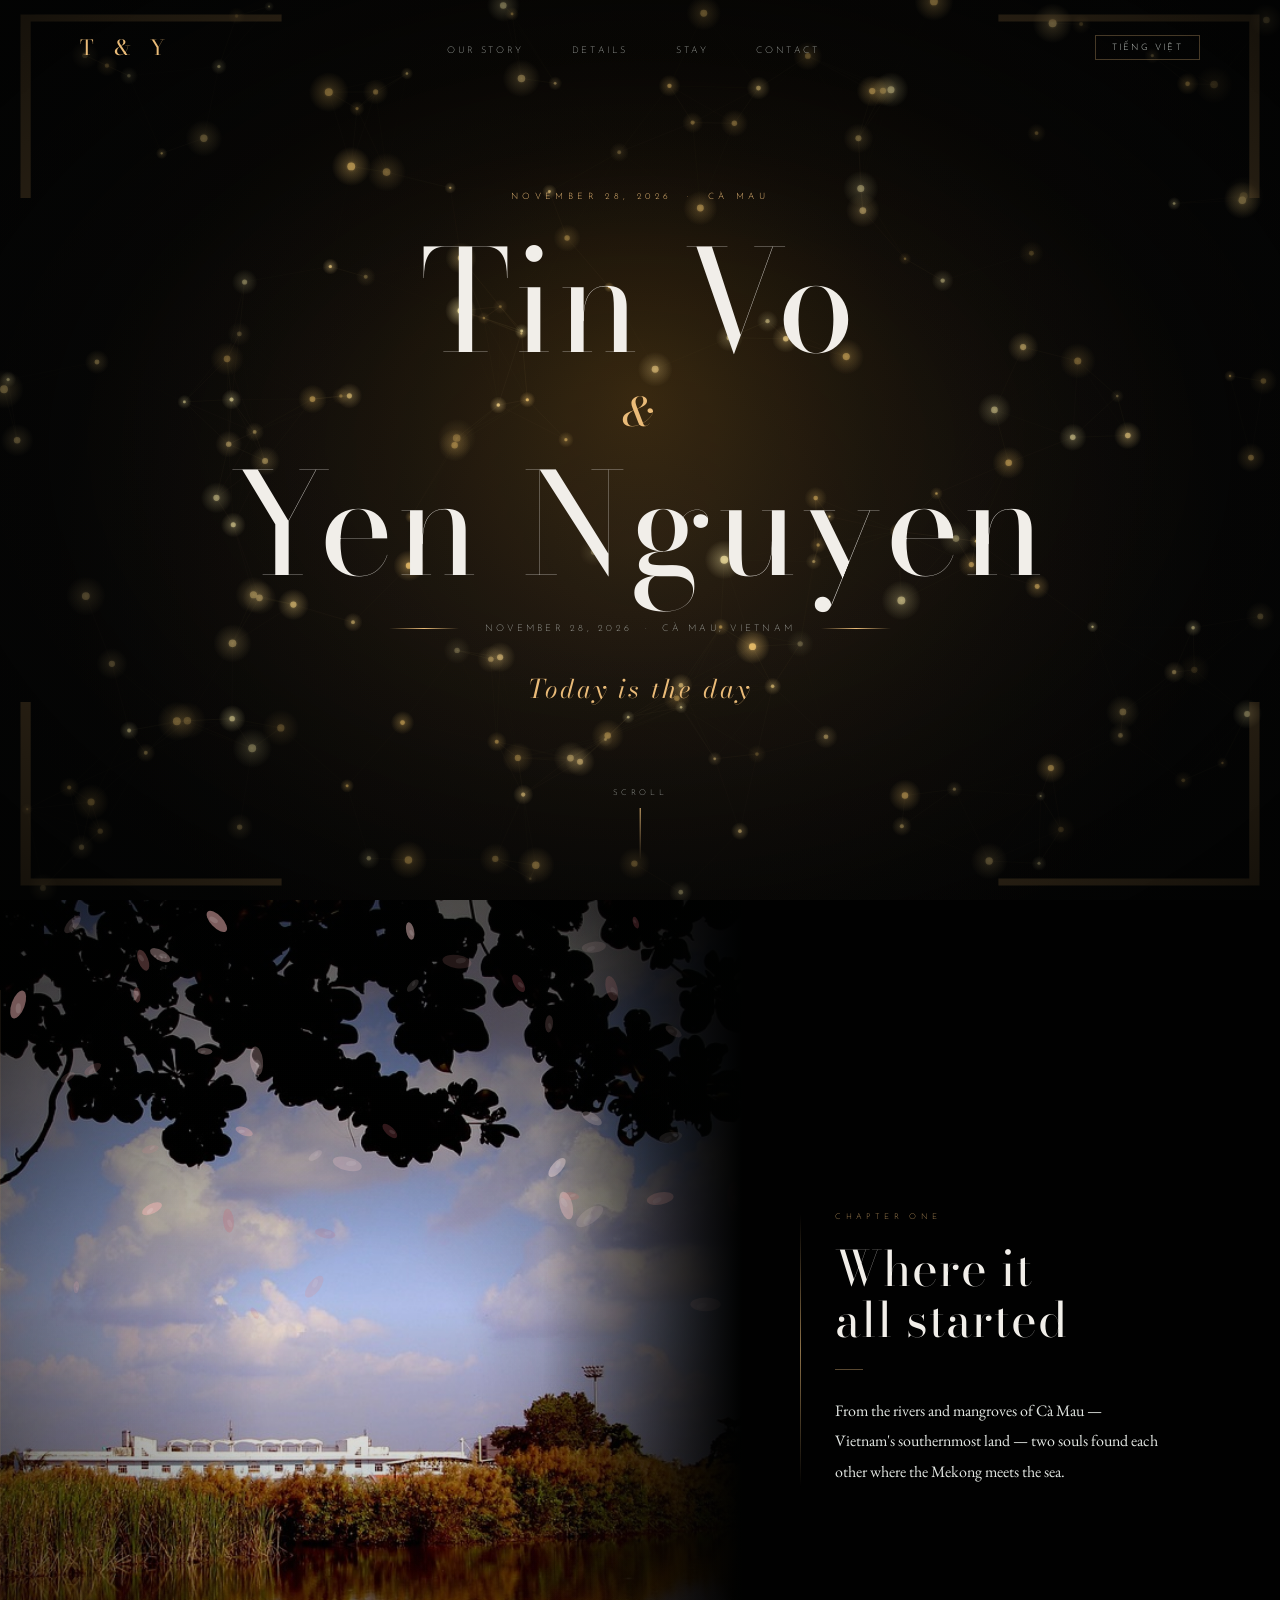
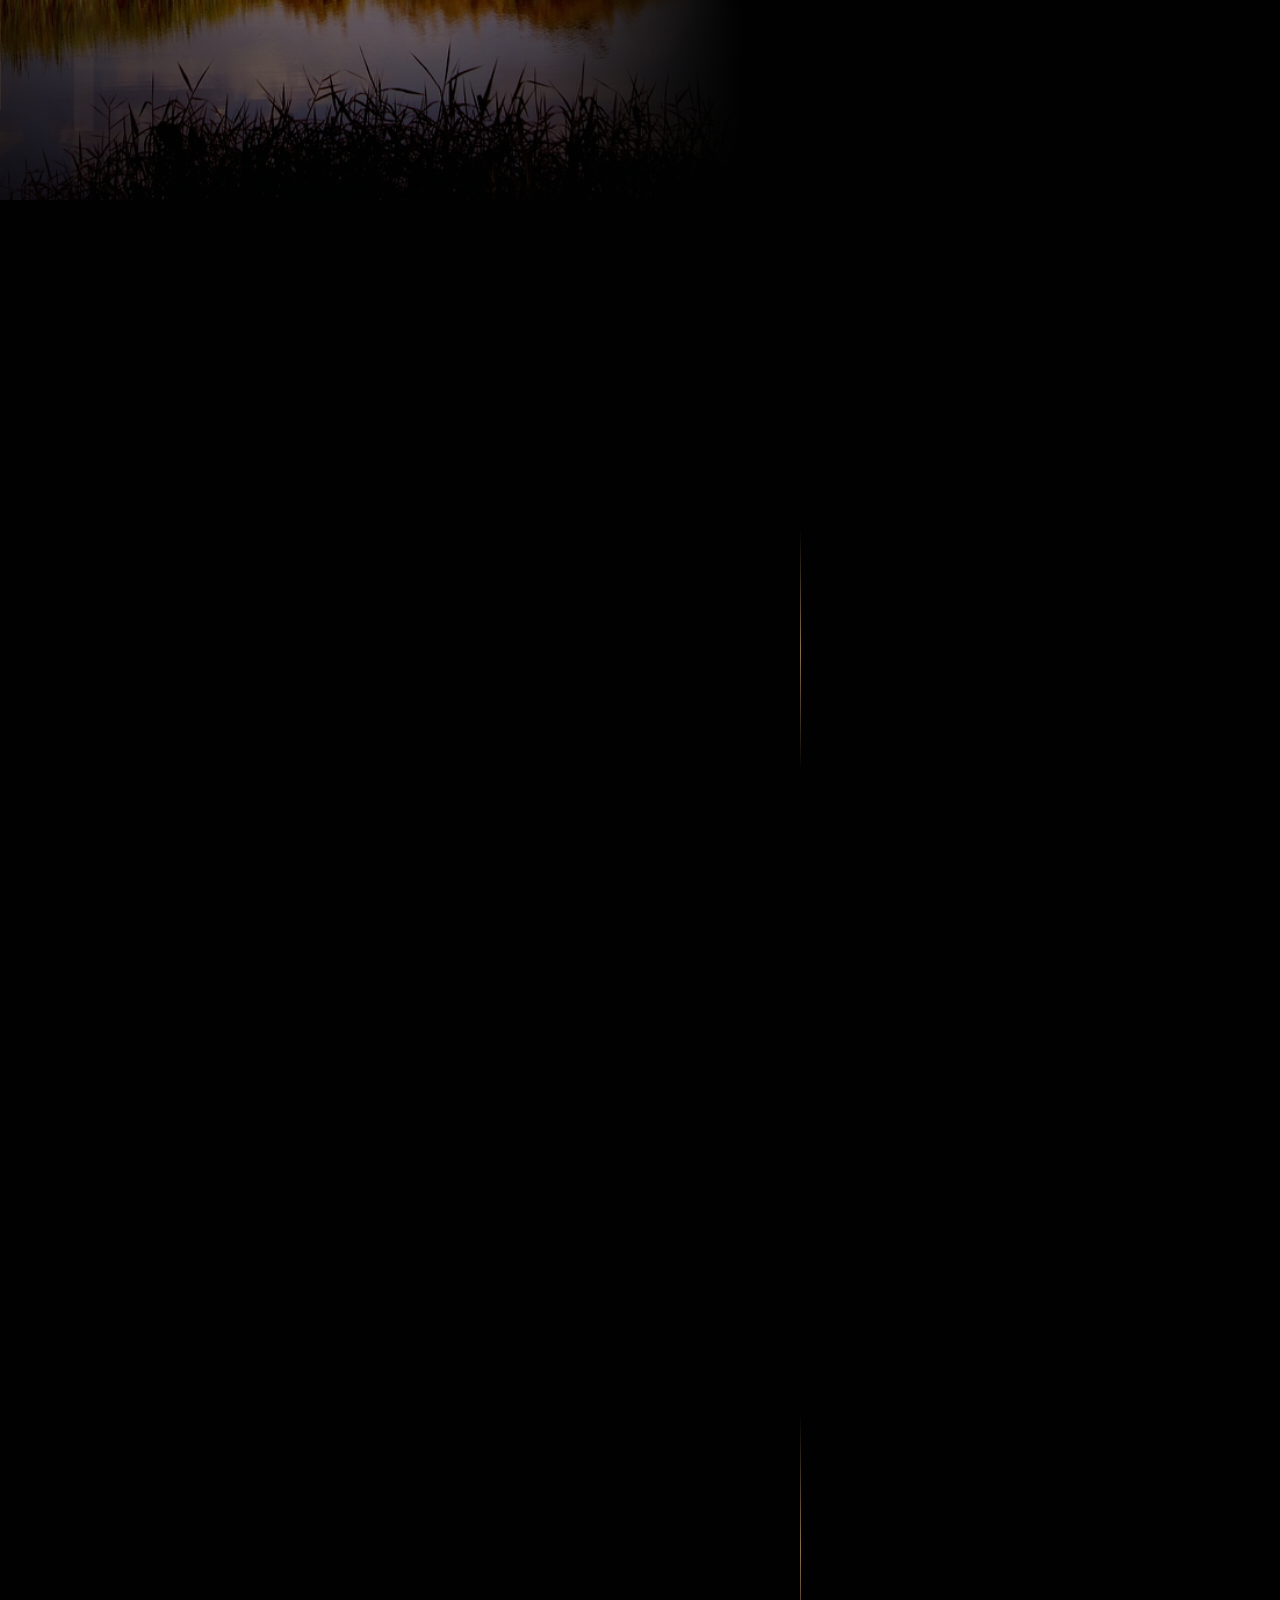
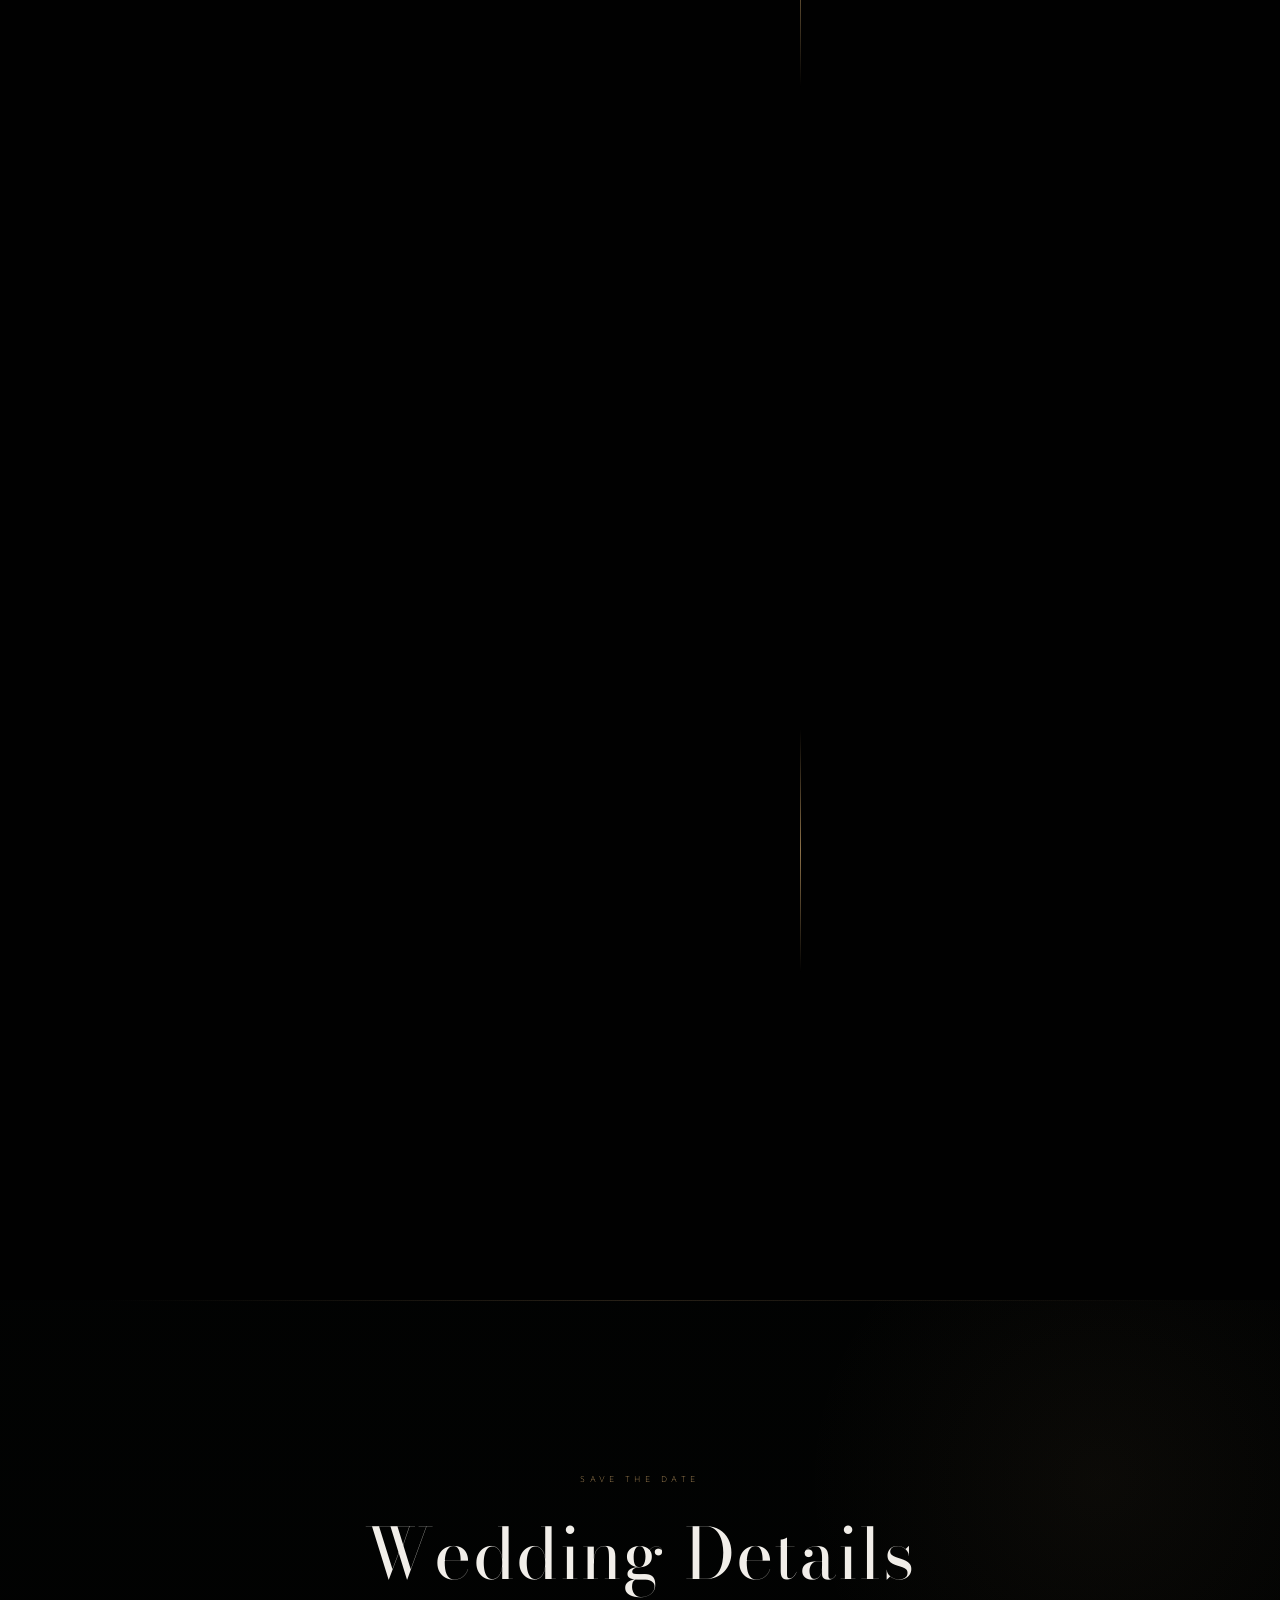
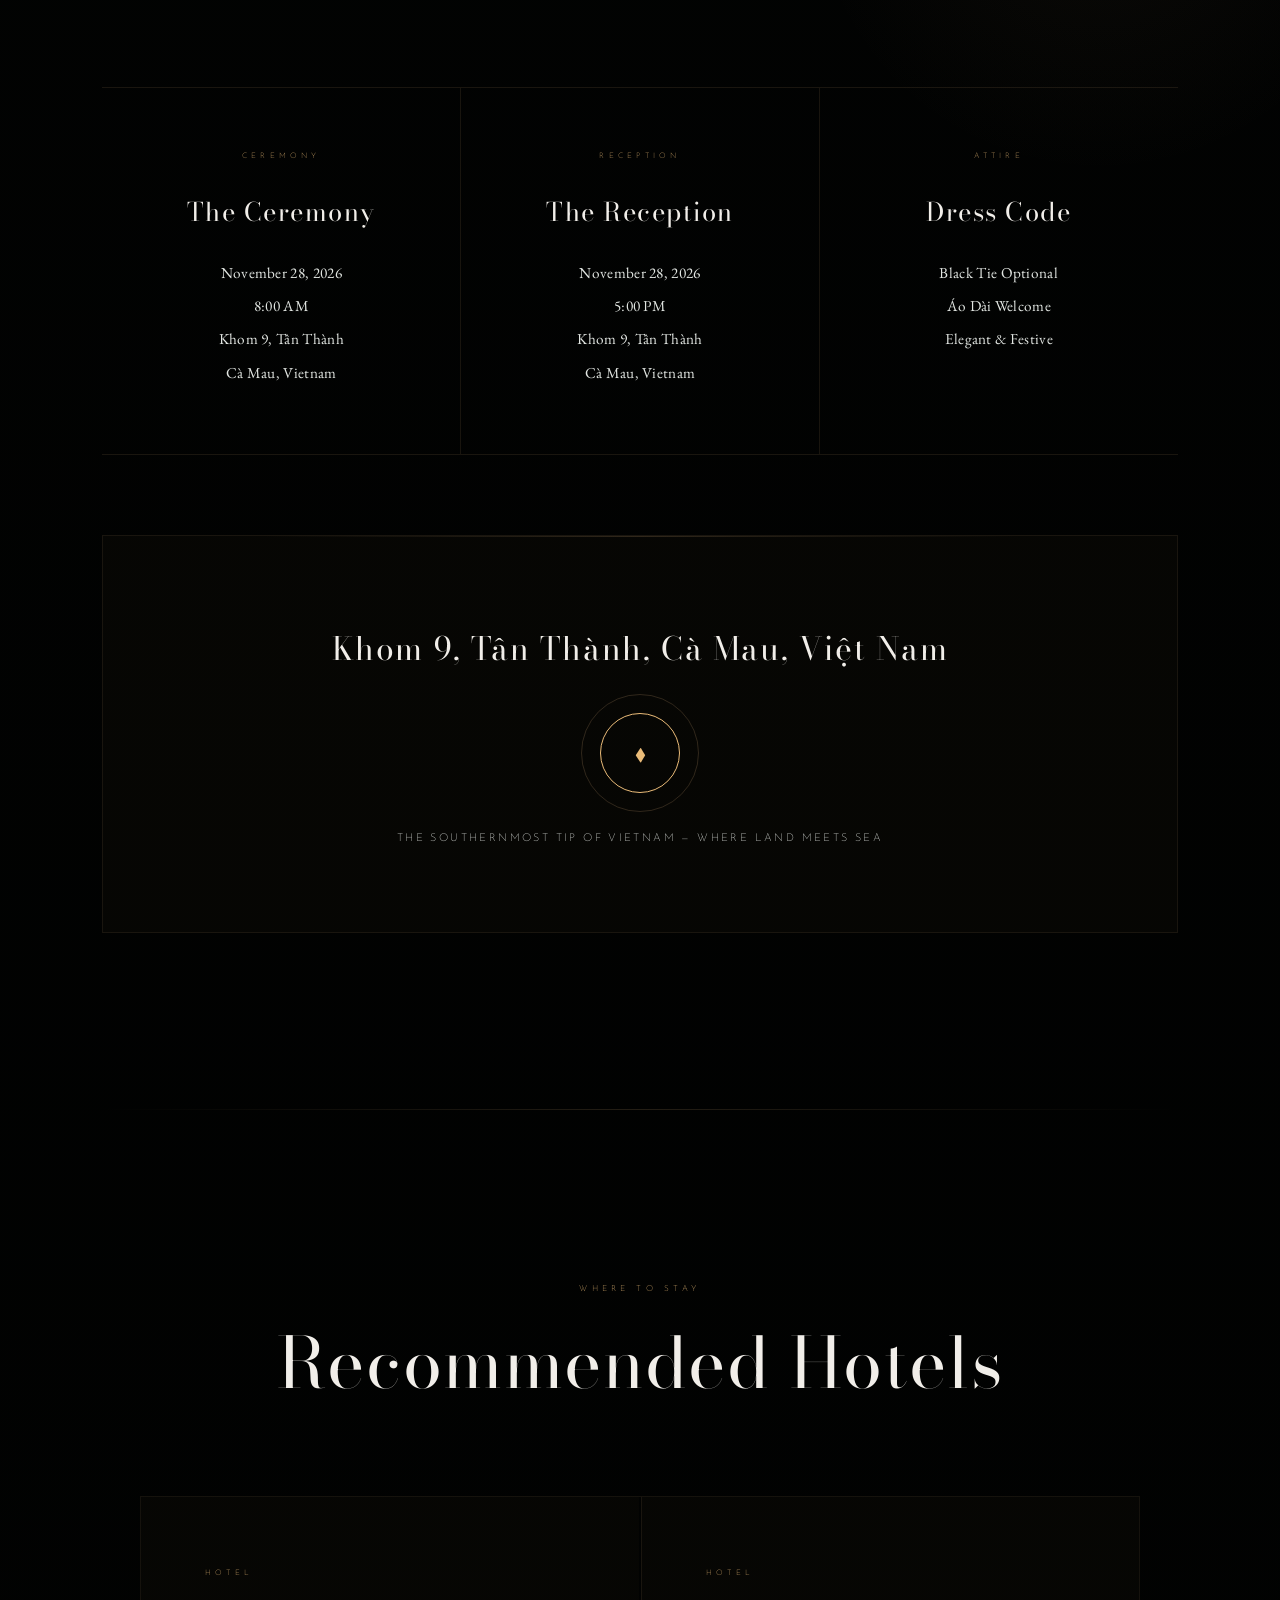
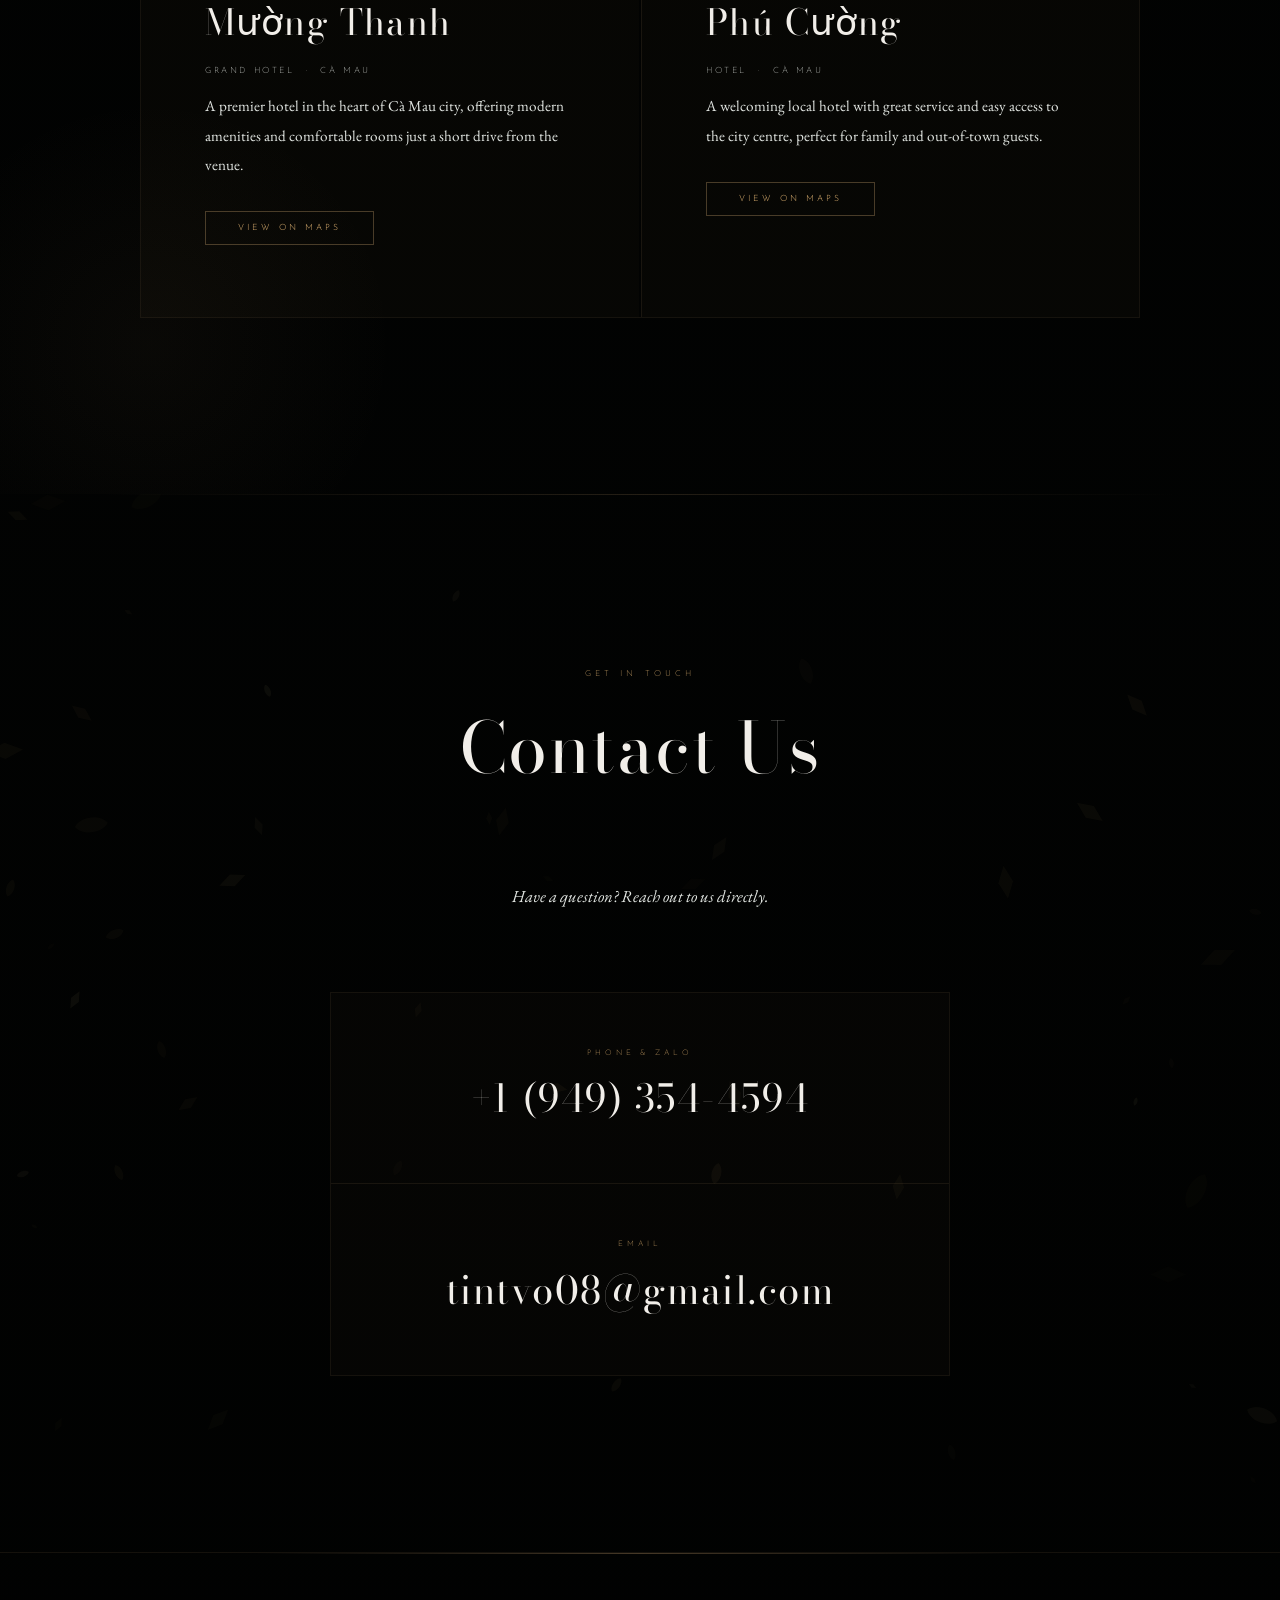
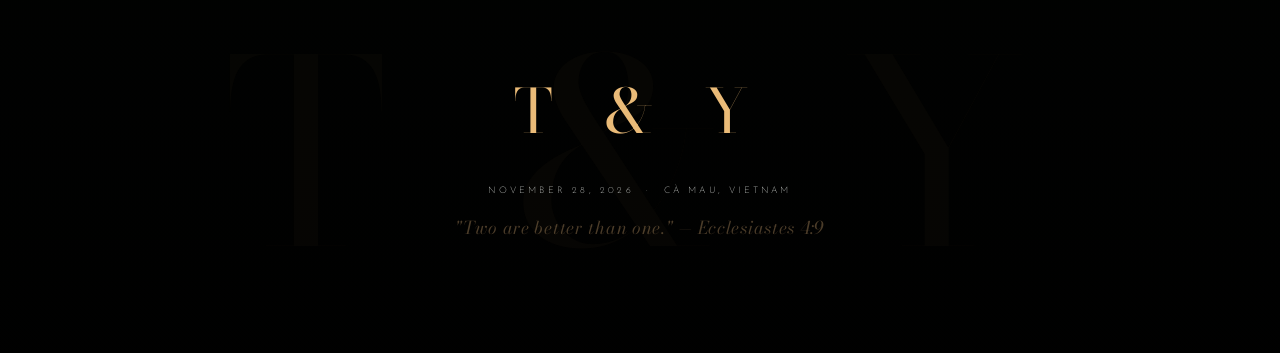
<file: wedding/index.html>
<!DOCTYPE html>
<html lang="en">
<head>
  <meta charset="UTF-8" />
  <meta name="viewport" content="width=device-width, initial-scale=1.0" />
  <title>Tin Vo & Yen Nguyen — November 28, 2026</title>
  <link rel="preconnect" href="https://fonts.googleapis.com" />
  <link rel="preconnect" href="https://fonts.gstatic.com" crossorigin />
  <link href="https://fonts.googleapis.com/css2?family=Bodoni+Moda:ital,opsz,wght@0,6..96,300;0,6..96,400;0,6..96,500;1,6..96,300;1,6..96,400&family=EB+Garamond:ital,wght@0,300;0,400;1,300;1,400&family=Josefin+Sans:wght@100;200;300;400&display=swap" rel="stylesheet" />
  <link rel="stylesheet" href="style.css" />
</head>
<body>

  <!-- CINEMATIC INTRO -->
  <div class="intro-overlay" id="intro-overlay">
    <div class="intro-inner">
      <div class="intro-line intro-line--top"></div>
      <p class="intro-place">Cà Mau · Vietnam · 2026</p>
      <div class="intro-names-wrap">
        <span class="intro-name" id="intro-tin">Tin</span>
        <span class="intro-amp">&amp;</span>
        <span class="intro-name" id="intro-yen">Yen</span>
      </div>
      <div class="intro-line intro-line--bot"></div>
      <p class="intro-date">November 28</p>
    </div>
  </div>

  <!-- SCROLL PROGRESS -->
  <div class="scroll-progress" aria-hidden="true">
    <div class="scroll-progress-fill" id="scroll-progress-fill"></div>
  </div>

  <!-- TICKER (mobile only) -->
  <div class="ticker-wrap" aria-hidden="true">
    <div class="ticker-track" id="ticker-track">
      <span class="ticker-item">Tin &amp; Yen</span><span class="ticker-sep">·</span>
      <span class="ticker-item">November 28 · 2026</span><span class="ticker-sep">·</span>
      <span class="ticker-item">Cà Mau · Việt Nam</span><span class="ticker-sep">·</span>
      <span class="ticker-item">Tin &amp; Yen</span><span class="ticker-sep">·</span>
      <span class="ticker-item">November 28 · 2026</span><span class="ticker-sep">·</span>
      <span class="ticker-item">Cà Mau · Việt Nam</span><span class="ticker-sep">·</span>
      <span class="ticker-item">Tin &amp; Yen</span><span class="ticker-sep">·</span>
      <span class="ticker-item">November 28 · 2026</span><span class="ticker-sep">·</span>
      <span class="ticker-item">Cà Mau · Việt Nam</span><span class="ticker-sep">·</span>
      <span class="ticker-item">Tin &amp; Yen</span><span class="ticker-sep">·</span>
      <span class="ticker-item">November 28 · 2026</span><span class="ticker-sep">·</span>
      <span class="ticker-item">Cà Mau · Việt Nam</span><span class="ticker-sep">·</span>
    </div>
  </div>

  <!-- CUSTOM CURSOR -->
  <div class="cursor-dot" id="cursor-dot"></div>
  <div class="cursor-ring" id="cursor-ring"></div>

  <!-- NAV -->
  <nav id="nav">
    <div class="nav-logo">T &amp; Y</div>
    <ul class="nav-links">
      <li><a href="#story" data-i18n="nav.story">Our Story</a></li>
      <li><a href="#details" data-i18n="nav.details">Details</a></li>
      <li><a href="#stay" data-i18n="nav.stay">Stay</a></li>
      <li><a href="#rsvp" data-i18n="nav.contact">Contact</a></li>
    </ul>
    <button class="lang-toggle" id="lang-toggle" aria-label="Switch language">Tiếng Việt</button>
  </nav>

  <!-- HERO -->
  <section id="hero">
    <canvas id="hero-canvas"></canvas>

    <!-- Corner ornament lines -->
    <div class="hero-ornament" aria-hidden="true">
      <svg viewBox="0 0 100 100" preserveAspectRatio="none">
        <!-- top-left -->
        <polyline class="ornament-tl" points="2,22 2,2 22,2"/>
        <!-- top-right -->
        <polyline class="ornament-tr" points="78,2 98,2 98,22"/>
        <!-- bottom-left -->
        <polyline class="ornament-bl" points="2,78 2,98 22,98"/>
        <!-- bottom-right -->
        <polyline class="ornament-br" points="78,98 98,98 98,78"/>
      </svg>
    </div>

    <div class="hero-content">
      <p class="hero-eyebrow" data-i18n="hero.eyebrow">November 28, 2026 &nbsp;·&nbsp; Cà Mau</p>
      <h1 class="hero-names">
        <span class="name-tin">Tin Vo</span>
        <span class="hero-amp">&amp;</span>
        <span class="name-yen">Yen Nguyen</span>
      </h1>
      <div class="hero-date-wrap">
        <span class="hero-line"></span>
        <p class="hero-date" data-i18n="hero.date">November 28, 2026 &nbsp;·&nbsp; Cà Mau, Vietnam</p>
        <span class="hero-line"></span>
      </div>
      <div class="countdown" id="countdown">
        <div class="cd-block" data-unit="days" data-max="520">
          <svg class="cd-ring-svg" width="80" height="80" viewBox="0 0 80 80" aria-hidden="true">
            <circle class="cd-ring-circle" id="ring-days" cx="40" cy="40" r="36" stroke-dasharray="226" stroke-dashoffset="226"/>
          </svg>
          <span id="cd-days">000</span><label data-i18n="hero.days">Days</label>
        </div>
        <div class="cd-dot">·</div>
        <div class="cd-block" data-unit="hours" data-max="24">
          <svg class="cd-ring-svg" width="80" height="80" viewBox="0 0 80 80" aria-hidden="true">
            <circle class="cd-ring-circle" id="ring-hours" cx="40" cy="40" r="36" stroke-dasharray="226" stroke-dashoffset="226"/>
          </svg>
          <span id="cd-hours">00</span><label data-i18n="hero.hours">Hours</label>
        </div>
        <div class="cd-dot">·</div>
        <div class="cd-block" data-unit="mins" data-max="60">
          <svg class="cd-ring-svg" width="80" height="80" viewBox="0 0 80 80" aria-hidden="true">
            <circle class="cd-ring-circle" id="ring-mins" cx="40" cy="40" r="36" stroke-dasharray="226" stroke-dashoffset="226"/>
          </svg>
          <span id="cd-mins">00</span><label data-i18n="hero.mins">Minutes</label>
        </div>
        <div class="cd-dot">·</div>
        <div class="cd-block" data-unit="secs" data-max="60">
          <svg class="cd-ring-svg" width="80" height="80" viewBox="0 0 80 80" aria-hidden="true">
            <circle class="cd-ring-circle" id="ring-secs" cx="40" cy="40" r="36" stroke-dasharray="226" stroke-dashoffset="226"/>
          </svg>
          <span id="cd-secs">00</span><label data-i18n="hero.secs">Seconds</label>
        </div>
      </div>
    </div>
    <div class="scroll-hint">
      <span data-i18n="hero.scroll">Scroll</span>
      <div class="scroll-arrow"></div>
    </div>
  </section>

  <!-- SCROLLYTELLING STORY -->
  <section id="story" class="scrolly-section">
    <div class="scrolly-sticky">
      <div class="scrolly-visual" id="scrolly-visual">

        <div class="scrolly-frame active" data-frame="0">
          <div class="scene-bg" style="background-image:url('images/chapter1.jpg'); background-color:#0a1208; background-position:center; background-size:cover;"></div>
          <div class="scene-overlay scene-overlay--0"></div>
          <canvas class="scene-fx-canvas" data-fx="petals"></canvas>
          <div class="scene-num-bg">I</div>
        </div>

        <div class="scrolly-frame" data-frame="1">
          <div class="scene-bg" style="background-image:url('images/chapter2.jpg'); background-color:#0a0808;"></div>
          <div class="scene-overlay scene-overlay--1"></div>
          <canvas class="scene-fx-canvas" data-fx="bokeh"></canvas>
          <div class="scene-num-bg">II</div>
        </div>

        <div class="scrolly-frame" data-frame="2">
          <div class="scene-bg" style="background-image:url('images/chapter3.jpg'); background-color:#060510;"></div>
          <div class="scene-overlay scene-overlay--2"></div>
          <canvas class="scene-fx-canvas" data-fx="embers"></canvas>
          <div class="scene-num-bg">III</div>
        </div>

        <div class="scrolly-frame" data-frame="3">
          <div class="scene-bg" style="background-image:url('images/chapter4.jpg'); background-color:#100508;"></div>
          <div class="scene-overlay scene-overlay--3"></div>
          <canvas class="scene-fx-canvas" data-fx="confetti"></canvas>
          <div class="scene-num-bg">IV</div>
        </div>

      </div>
      <!-- vertical progress bar -->
      <div class="story-progress"><div class="story-progress-fill" id="story-progress-fill"></div></div>
    </div>

    <div class="scrolly-steps">
      <div class="scrolly-step" data-step="0">
        <div class="scrolly-step-glow"></div>
        <div class="step-card">
          <span class="step-label" data-i18n="story.ch1.label">Chapter One</span>
          <h2 data-i18n="story.ch1.title">Where it<br>all started</h2>
          <div class="step-divider"></div>
          <p data-i18n="story.ch1.text">From the rivers and mangroves of Cà Mau — Vietnam's southernmost land — two souls found each other where the Mekong meets the sea.</p>
        </div>
      </div>
      <div class="scrolly-step" data-step="1">
        <div class="scrolly-step-glow"></div>
        <div class="step-card">
          <span class="step-label" data-i18n="story.ch2.label">Chapter Two</span>
          <h2 data-i18n="story.ch2.title">Growing<br>together</h2>
          <div class="step-divider"></div>
          <p data-i18n="story.ch2.text">Through every season, every distance, every challenge — they chose each other, again and again.</p>
        </div>
      </div>
      <div class="scrolly-step" data-step="2">
        <div class="scrolly-step-glow"></div>
        <div class="step-card">
          <span class="step-label" data-i18n="story.ch3.label">Chapter Three</span>
          <h2 data-i18n="story.ch3.title">He asked.<br>She said yes.</h2>
          <div class="step-divider"></div>
          <p data-i18n="story.ch3.text">Under the stars of Cà Mau, with trembling hands and a heart full of love, the question that changed everything was asked.</p>
        </div>
      </div>
      <div class="scrolly-step" data-step="3">
        <div class="scrolly-step-glow"></div>
        <div class="step-card">
          <span class="step-label" data-i18n="story.ch4.label">Chapter Four</span>
          <h2 data-i18n="story.ch4.title">November<br>28, 2026</h2>
          <div class="step-divider"></div>
          <p data-i18n="story.ch4.text">Now they invite their most beloved family and friends to witness the beginning of their forever.</p>
        </div>
      </div>
    </div>
  </section>

  <!-- DETAILS -->
  <section id="details" class="details-section">
    <div class="details-header">
      <p class="section-eyebrow" data-i18n="details.eyebrow">Save the Date</p>
      <h2 class="section-title" data-i18n="details.title">Wedding Details</h2>
    </div>
    <div class="details-grid">
      <div class="detail-card" data-reveal>
        <div class="detail-icon" data-i18n="details.ceremony.icon">Ceremony</div>
        <h3 data-i18n="details.ceremony.h3">The Ceremony</h3>
        <p data-i18n="details.ceremony.date">November 28, 2026</p>
        <p data-i18n="details.ceremony.time">8:00 AM</p>
        <p data-i18n="details.ceremony.addr1">Khom 9, Tân Thành</p>
        <p data-i18n="details.ceremony.addr2">Cà Mau, Vietnam</p>
      </div>
      <div class="details-divider" aria-hidden="true"></div>
      <div class="detail-card" data-reveal>
        <div class="detail-icon" data-i18n="details.reception.icon">Reception</div>
        <h3 data-i18n="details.reception.h3">The Reception</h3>
        <p data-i18n="details.reception.date">November 28, 2026</p>
        <p data-i18n="details.reception.time">5:00 PM</p>
        <p data-i18n="details.reception.addr1">Khom 9, Tân Thành</p>
        <p data-i18n="details.reception.addr2">Cà Mau, Vietnam</p>
      </div>
      <div class="details-divider" aria-hidden="true"></div>
      <div class="detail-card" data-reveal>
        <div class="detail-icon" data-i18n="details.attire.icon">Attire</div>
        <h3 data-i18n="details.attire.h3">Dress Code</h3>
        <p data-i18n="details.attire.p1">Black Tie Optional</p>
        <p data-i18n="details.attire.p2">Áo Dài Welcome</p>
        <p data-i18n="details.attire.p3">Elegant &amp; Festive</p>
      </div>
    </div>
    <div class="map-container" data-reveal>
      <div class="map-label" data-i18n="details.map.label">Khom 9, Tân Thành, Cà Mau, Việt Nam</div>
      <div class="map-pin-wrapper">
        <div class="map-ripple"></div>
        <div class="map-pin">&#9670;</div>
      </div>
      <p class="map-caption" data-i18n="details.map.caption">The southernmost tip of Vietnam — where land meets sea</p>
    </div>
  </section>

  <!-- ACCOMMODATIONS -->
  <section id="stay" class="stay-section">
    <div class="stay-header">
      <p class="section-eyebrow" data-i18n="stay.eyebrow">Where to Stay</p>
      <h2 class="section-title" data-i18n="stay.title">Recommended Hotels</h2>
    </div>
    <div class="stay-grid">
      <div class="stay-card" data-reveal>
        <div class="stay-icon">Hotel</div>
        <h3>Mường Thanh</h3>
        <p class="stay-tagline" data-i18n="stay.hotel1.tagline">Grand Hotel &nbsp;·&nbsp; Cà Mau</p>
        <p class="stay-desc" data-i18n="stay.hotel1.desc">A premier hotel in the heart of Cà Mau city, offering modern amenities and comfortable rooms just a short drive from the venue.</p>
        <a class="stay-btn" href="https://share.google/hdz6XP54r6I6NpYth" target="_blank" rel="noopener" data-i18n="stay.hotel1.btn">View on Maps</a>
      </div>
      <div class="stay-card" data-reveal>
        <div class="stay-icon">Hotel</div>
        <h3>Phú Cường</h3>
        <p class="stay-tagline" data-i18n="stay.hotel2.tagline">Hotel &nbsp;·&nbsp; Cà Mau</p>
        <p class="stay-desc" data-i18n="stay.hotel2.desc">A welcoming local hotel with great service and easy access to the city centre, perfect for family and out-of-town guests.</p>
        <a class="stay-btn" href="https://share.google/fudF6NAGr2ISjwDPk" target="_blank" rel="noopener" data-i18n="stay.hotel2.btn">View on Maps</a>
      </div>
    </div>
  </section>

  <!-- CONTACT -->
  <section id="rsvp" class="contact-section">
    <div class="rsvp-bg-canvas">
      <canvas id="rsvp-canvas"></canvas>
    </div>
    <div class="contact-content">
      <p class="section-eyebrow" data-i18n="contact.eyebrow">Get in Touch</p>
      <h2 class="section-title" data-i18n="contact.title">Contact Us</h2>
      <p class="contact-subtitle" data-i18n="contact.subtitle">Have a question? Reach out to us directly.</p>
      <div class="contact-items">
        <a class="contact-item" href="tel:+19493544594">
          <span class="contact-item-label" data-i18n="contact.phone.label">Phone &amp; Zalo</span>
          <span class="contact-item-value">+1 (949) 354-4594</span>
        </a>
        <div class="contact-divider"></div>
        <a class="contact-item" href="mailto:tintvo08@gmail.com">
          <span class="contact-item-label" data-i18n="contact.email.label">Email</span>
          <span class="contact-item-value">tintvo08@gmail.com</span>
        </a>
      </div>
    </div>
  </section>

  <!-- FOOTER -->
  <footer>
    <div class="footer-monogram">T &amp; Y</div>
    <p class="footer-date" data-i18n="footer.date">November 28, 2026 &nbsp;·&nbsp; Cà Mau, Vietnam</p>
    <p class="footer-quote" data-i18n="footer.quote">"Two are better than one." — Ecclesiastes 4:9</p>
  </footer>

  <script src="script.js"></script>
</body>
</html>
</file>
<file: wedding/style.css>
/* ── Reset & Base ── */
*, *::before, *::after { box-sizing: border-box; margin: 0; padding: 0; }

:root {
  /* Tonal base — near-black with faint warm-green tint toward Ca Mau mangroves */
  --black:      oklch(7% 0.006 160);
  --obsidian:   oklch(9% 0.005 160);
  --charcoal:   oklch(12% 0.006 160);
  --carbon:     oklch(15% 0.007 155);
  --graphite:   oklch(22% 0.008 150);
  --smoke:      oklch(30% 0.006 155);
  --ash:        oklch(82% 0.008 150);
  --silver:     oklch(92% 0.006 150);
  --mist:       oklch(96% 0.005 155);
  --ivory:      oklch(95% 0.008 80);
  --cream:      oklch(91% 0.01 80);

  /* Gold family — warm amber, the candlelight on water */
  --champagne:  oklch(82% 0.1 76);
  --gold:       oklch(72% 0.12 70);
  --gold-lt:    oklch(90% 0.09 78);
  --gold-dim:   oklch(45% 0.08 70);
  --gold-glow:  oklch(55% 0.09 68);

  /* Accent deep tones */
  --emerald:    oklch(28% 0.06 160);
  --ruby:       oklch(22% 0.07 15);

  /* Typography */
  --ff-display: 'Bodoni Moda', Georgia, serif;
  --ff-serif:   'EB Garamond', Georgia, serif;
  --ff-sans:    'Josefin Sans', sans-serif;

  /* Motion */
  --ease-out-expo: cubic-bezier(0.16, 1, 0.3, 1);
  --ease-out-quart: cubic-bezier(0.25, 1, 0.5, 1);
}

html { scroll-behavior: smooth; font-size: 16px; }
body {
  background: var(--black);
  color: var(--ivory);
  font-family: var(--ff-serif);
  font-weight: 300;
  overflow-x: hidden;
  cursor: none;
  -webkit-font-smoothing: antialiased;
}

/* ─────────────── INTRO OVERLAY ─────────────── */
.intro-overlay {
  position: fixed; inset: 0; z-index: 9000;
  background: var(--black);
  display: flex; align-items: center; justify-content: center;
  pointer-events: none;
  transition: opacity 0.9s var(--ease-out-expo), clip-path 1.1s var(--ease-out-expo);
}
.intro-overlay.done {
  opacity: 0;
  pointer-events: none;
}
.intro-inner {
  text-align: center;
  display: flex; flex-direction: column; align-items: center; gap: 1.4rem;
}
.intro-line {
  width: 0; height: 1px;
  background: var(--champagne);
  opacity: 0;
  transition: width 0.9s var(--ease-out-expo), opacity 0.5s ease;
}
.intro-line.show { width: 180px; opacity: 0.5; }
.intro-place {
  font-family: var(--ff-sans);
  font-size: 0.55rem; letter-spacing: 0.5em; text-transform: uppercase;
  color: var(--champagne); opacity: 0;
  transition: opacity 0.7s ease;
}
.intro-place.show { opacity: 0.8; }
.intro-names-wrap {
  display: flex; align-items: center; gap: 1.2rem;
}
.intro-name {
  font-family: var(--ff-display);
  font-size: clamp(4.5rem, 12vw, 9rem);
  font-weight: 300; letter-spacing: 0.04em;
  color: var(--ivory);
  opacity: 0;
  transform: translateY(24px);
  transition: opacity 0.9s var(--ease-out-expo), transform 0.9s var(--ease-out-expo);
}
.intro-name.show { opacity: 1; transform: translateY(0); }
.intro-amp {
  font-family: var(--ff-display);
  font-size: clamp(1.8rem, 4vw, 3.5rem);
  font-style: italic; font-weight: 300;
  color: var(--champagne);
  opacity: 0;
  transition: opacity 0.7s ease 0.3s;
}
.intro-amp.show { opacity: 1; }
.intro-date {
  font-family: var(--ff-sans);
  font-size: 0.55rem; letter-spacing: 0.5em; text-transform: uppercase;
  color: var(--ash); opacity: 0;
  transition: opacity 0.7s ease;
}
.intro-date.show { opacity: 0.7; }

/* ─────────────── CUSTOM CURSOR ─────────────── */
.cursor-dot {
  position: fixed; top: 0; left: 0; z-index: 9999;
  width: 5px; height: 5px;
  background: var(--champagne);
  border-radius: 50%;
  pointer-events: none;
  transform: translate(-50%,-50%);
  transition: transform 0.08s, opacity 0.3s;
}
.cursor-ring {
  position: fixed; top: 0; left: 0; z-index: 9998;
  width: 30px; height: 30px;
  border: 1px solid oklch(72% 0.08 72 / 0.45);
  border-radius: 50%;
  pointer-events: none;
  transform: translate(-50%,-50%);
  transition: transform 0.18s ease, width 0.3s, height 0.3s, border-color 0.3s;
}

::-webkit-scrollbar { width: 2px; }
::-webkit-scrollbar-track { background: var(--black); }
::-webkit-scrollbar-thumb { background: var(--gold-dim); border-radius: 2px; }

/* ─────────────── NAV ─────────────── */
#nav {
  position: fixed;
  top: 0; left: 0; right: 0;
  z-index: 100;
  display: flex;
  align-items: center;
  justify-content: space-between;
  padding: 2rem 5rem;
  transition: background 0.5s, padding 0.4s, border-color 0.5s;
  border-bottom: 1px solid transparent;
}
#nav.scrolled {
  background: oklch(7% 0.006 160 / 0.92);
  backdrop-filter: blur(24px) saturate(1.2);
  -webkit-backdrop-filter: blur(24px) saturate(1.2);
  padding: 1.2rem 5rem;
  border-bottom-color: oklch(72% 0.08 72 / 0.1);
}
.nav-logo {
  font-family: var(--ff-display);
  font-size: 1.3rem; font-weight: 400;
  color: var(--champagne); letter-spacing: 0.35em;
}
.nav-links { list-style: none; display: flex; gap: 3rem; }
.nav-links a {
  text-decoration: none;
  color: var(--ash);
  font-family: var(--ff-sans);
  font-size: 0.58rem; letter-spacing: 0.28em; text-transform: uppercase;
  font-weight: 200;
  transition: color 0.3s;
  position: relative;
}
.nav-links a::after {
  content: '';
  position: absolute; bottom: -4px; left: 0; right: 0;
  height: 1px; background: var(--champagne);
  transform: scaleX(0); transform-origin: left;
  transition: transform 0.4s var(--ease-out-quart);
}
.nav-links a:hover { color: var(--ivory); }
.nav-links a:hover::after { transform: scaleX(1); }

.lang-toggle {
  background: transparent;
  border: 1px solid oklch(72% 0.08 72 / 0.35);
  color: var(--ash);
  font-family: var(--ff-sans);
  font-size: 0.56rem; font-weight: 300;
  letter-spacing: 0.25em; text-transform: uppercase;
  padding: 0.45rem 1rem;
  cursor: pointer;
  transition: color 0.3s, border-color 0.3s, background 0.3s;
  flex-shrink: 0;
}
.lang-toggle:hover {
  color: var(--ivory);
  border-color: var(--champagne);
  background: oklch(72% 0.08 72 / 0.08);
}

/* ─────────────── HERO ─────────────── */
#hero {
  position: relative;
  height: 100vh; min-height: 700px;
  display: flex; align-items: center; justify-content: center;
  overflow: hidden;
  background: var(--black);
}
#hero-canvas {
  position: absolute; inset: 0;
  width: 100%; height: 100%; z-index: 0;
}
#hero::after {
  content: '';
  position: absolute; inset: 0; z-index: 1;
  background: radial-gradient(ellipse at center, transparent 30%, oklch(7% 0.006 160 / 0.75) 100%);
  pointer-events: none;
}
.hero-content {
  position: relative; z-index: 2;
  text-align: center;
  display: flex; flex-direction: column; align-items: center; gap: 2.2rem;
}
.hero-eyebrow {
  font-family: var(--ff-sans);
  font-size: 0.55rem; letter-spacing: 0.5em; text-transform: uppercase;
  color: var(--champagne);
  opacity: 0; animation: fadeUp 1.2s 0.4s var(--ease-out-expo) forwards;
}
.hero-names {
  font-family: var(--ff-display);
  font-weight: 300;
  font-size: clamp(5rem, 11vw, 10rem); line-height: 0.92;
  display: flex; flex-direction: column; align-items: center; gap: 0.08em;
  color: var(--ivory);
  opacity: 0; animation: fadeUp 1.2s 0.7s var(--ease-out-expo) forwards;
  letter-spacing: 0.03em;
}
.name-tin, .name-yen { display: block; }
.hero-amp {
  font-size: 0.28em; color: var(--champagne);
  font-style: italic; line-height: 1.8;
  letter-spacing: 0.12em;
}
.hero-date-wrap {
  display: flex; align-items: center; gap: 1.6rem;
  opacity: 0; animation: fadeUp 1.2s 1s var(--ease-out-expo) forwards;
}
.hero-line {
  display: block; width: 70px; height: 1px;
  background: linear-gradient(90deg, transparent, var(--champagne), transparent);
}
.hero-date {
  font-family: var(--ff-sans);
  font-size: 0.58rem; letter-spacing: 0.35em; text-transform: uppercase;
  color: var(--ash); font-weight: 200;
}
.countdown {
  display: flex; align-items: center; gap: 2rem;
  opacity: 0; animation: fadeUp 1.2s 1.3s var(--ease-out-expo) forwards;
}
.cd-block { display: flex; flex-direction: column; align-items: center; }
.cd-block span {
  font-family: var(--ff-display);
  font-size: clamp(2.4rem, 5vw, 4.2rem); font-weight: 300;
  color: var(--ivory); min-width: 3ch; text-align: center;
  text-shadow: 0 0 50px oklch(72% 0.08 72 / 0.3);
  letter-spacing: 0.04em;
}
.cd-block label {
  font-family: var(--ff-sans);
  font-size: 0.46rem; letter-spacing: 0.35em; text-transform: uppercase;
  color: var(--champagne); margin-top: 0.5rem; opacity: 1; font-weight: 300;
}
.cd-dot { font-size: 1.2rem; color: var(--champagne); opacity: 0.7; line-height: 1; padding-bottom: 1.6rem; }
.scroll-hint {
  position: absolute; bottom: 2.5rem; left: 50%; transform: translateX(-50%);
  z-index: 2; display: flex; flex-direction: column; align-items: center; gap: 0.7rem;
  opacity: 0; animation: fadeIn 1.2s 2.4s ease forwards;
}
.scroll-hint span {
  font-family: var(--ff-sans);
  font-size: 0.5rem; letter-spacing: 0.45em; text-transform: uppercase; color: var(--ash); font-weight: 200;
}
.scroll-arrow {
  width: 1px; height: 52px;
  background: linear-gradient(to bottom, var(--champagne), transparent);
  animation: scrollPulse 2.5s ease-in-out infinite;
}

/* ─────────────── SCROLLYTELLING ─────────────── */
.scrolly-section {
  display: flex;
  align-items: flex-start;
  background: var(--black);
}
.scrolly-sticky {
  position: sticky;
  top: 0;
  width: 58%;
  height: 100vh;
  flex-shrink: 0;
  overflow: hidden;
}
.scrolly-visual {
  position: relative;
  width: 100%; height: 100%;
}
.scrolly-frame {
  position: absolute; inset: 0;
  opacity: 0;
  transition: opacity 1.2s var(--ease-out-quart);
}
.scrolly-frame.active { opacity: 1; }

.scene-bg {
  position: absolute; inset: -5%;
  background-size: cover;
  background-position: center;
  transform: scale(1.1);
  transition: transform 9s ease-out;
}
.scrolly-frame.active .scene-bg {
  transform: scale(1.0);
}

.scene-overlay { position: absolute; inset: 0; }

.scene-overlay--0 {
  background:
    radial-gradient(ellipse at 50% 55%, transparent 20%, oklch(7% 0.006 160 / 0.72) 100%),
    linear-gradient(180deg, oklch(7% 0.006 160 / 0.42) 0%, transparent 45%, oklch(7% 0.006 160 / 0.52) 100%);
}
.scene-overlay--1 {
  background:
    radial-gradient(ellipse at 50% 50%, transparent 22%, oklch(7% 0.006 160 / 0.62) 100%),
    linear-gradient(160deg, oklch(12% 0.007 70 / 0.3) 0%, transparent 50%, oklch(10% 0.005 70 / 0.38) 100%);
}
.scene-overlay--2 {
  background:
    radial-gradient(ellipse at 50% 45%, transparent 28%, oklch(7% 0.006 160 / 0.68) 100%),
    linear-gradient(180deg, oklch(7% 0.006 160 / 0.42) 0%, transparent 40%, oklch(7% 0.006 160 / 0.5) 100%);
}
.scene-overlay--3 {
  background:
    radial-gradient(ellipse at 50% 50%, transparent 28%, oklch(7% 0.006 160 / 0.62) 100%),
    linear-gradient(135deg, oklch(10% 0.007 68 / 0.32) 0%, transparent 50%, oklch(8% 0.006 68 / 0.42) 100%);
}

.scene-fx-canvas {
  position: absolute; inset: 0; z-index: 3;
  width: 100%; height: 100%;
  pointer-events: none;
}

/* Right-edge fade */
.scrolly-sticky::after {
  content: '';
  position: absolute; top: 0; right: 0; bottom: 0;
  width: 200px; z-index: 5;
  background: linear-gradient(to right, transparent, var(--black));
  pointer-events: none;
}

/* Giant faint chapter numeral */
.scene-num-bg {
  position: absolute; inset: 0; z-index: 4;
  display: flex; align-items: flex-end; justify-content: flex-start;
  padding: 2.5rem 3rem;
  font-family: var(--ff-display); font-weight: 300;
  font-size: clamp(8rem, 16vw, 18rem); line-height: 1;
  color: oklch(72% 0.08 72 / 0.06);
  letter-spacing: 0.04em;
  pointer-events: none;
  user-select: none;
}

/* Vertical gold progress bar */
.story-progress {
  position: absolute; left: 0; top: 10vh; bottom: 10vh;
  width: 1px; z-index: 20;
  background: oklch(72% 0.08 72 / 0.1);
}
.story-progress-fill {
  width: 100%; height: 0%;
  background: var(--champagne);
  transition: height 0.1s linear;
}

/* ── Story steps ── */
.scrolly-steps {
  width: 42%;
  display: flex; flex-direction: column;
  padding: 0 5vw 0 4.5vw;
}
.scrolly-step {
  height: 100vh;
  display: flex; align-items: center;
  padding: 4rem 0;
}
.step-card {
  max-width: 360px;
  position: relative;
  padding-left: 2.2rem;
}
.step-card::before {
  content: '';
  position: absolute; left: 0; top: 0; bottom: 0;
  width: 1px;
  background: linear-gradient(to bottom, transparent, var(--champagne), transparent);
  opacity: 0.6;
}
.step-label {
  display: block;
  font-family: var(--ff-sans);
  font-size: 0.5rem; letter-spacing: 0.55em; text-transform: uppercase;
  color: var(--champagne); margin-bottom: 1.4rem;
  opacity: 0; transform: translateY(12px);
  transition: opacity 0.7s 0.1s, transform 0.7s 0.1s;
  font-weight: 200;
}
.step-card h2 {
  font-family: var(--ff-display);
  font-size: clamp(2.6rem, 3.8vw, 4.2rem); font-weight: 300;
  line-height: 1.03; margin-bottom: 0;
  color: var(--ivory); letter-spacing: 0.02em;
  opacity: 0; transform: translateY(18px);
  transition: opacity 0.8s 0.2s var(--ease-out-expo), transform 0.8s 0.2s var(--ease-out-expo);
}
.step-divider {
  width: 28px; height: 1px;
  background: oklch(72% 0.08 72 / 0.45);
  margin: 1.6rem 0;
  opacity: 0; transform: scaleX(0); transform-origin: left;
  transition: opacity 0.6s 0.35s, transform 0.6s 0.35s var(--ease-out-quart);
}
.step-card p {
  font-family: var(--ff-serif);
  font-size: 1rem; line-height: 1.9; color: var(--silver);
  opacity: 0; transform: translateY(10px);
  transition: opacity 0.7s 0.48s, transform 0.7s 0.48s;
}
.scrolly-step.is-active .step-label,
.scrolly-step.is-active .step-card h2,
.scrolly-step.is-active .step-card p { opacity: 1; transform: translateY(0); }
.scrolly-step.is-active .step-divider { opacity: 1; transform: scaleX(1); }

/* ─────────────── SECTION COMMON ─────────────── */
.section-eyebrow {
  font-family: var(--ff-sans);
  font-size: 0.52rem; letter-spacing: 0.5em; text-transform: uppercase;
  color: var(--champagne); margin-bottom: 1rem; font-weight: 200;
}
.section-title {
  font-family: var(--ff-display);
  font-size: clamp(2.8rem, 5.5vw, 5.5rem); font-weight: 300;
  color: var(--ivory); margin-bottom: 5rem;
  letter-spacing: 0.02em; text-wrap: balance;
}

/* ─────────────── DETAILS ─────────────── */
.details-section {
  padding: 11rem 8vw;
  background: linear-gradient(180deg, oklch(9% 0.005 160) 0%, oklch(8% 0.006 155) 100%);
  position: relative; overflow: hidden;
}
.details-section::before {
  content: '';
  position: absolute; top: 0; left: 8vw; right: 8vw; height: 1px;
  background: linear-gradient(90deg, transparent, oklch(72% 0.08 72 / 0.2), transparent);
}
.details-section::after {
  content: '';
  position: absolute; top: -120px; right: -120px;
  width: 600px; height: 600px;
  background: radial-gradient(circle, oklch(72% 0.08 72 / 0.05) 0%, transparent 70%);
  pointer-events: none;
}
.details-header { text-align: center; }

/* Reimagined detail layout — no identical card grid */
.details-grid {
  display: grid;
  grid-template-columns: 1fr 1px 1fr 1px 1fr;
  gap: 0;
  margin-bottom: 5rem;
  position: relative; z-index: 1;
  border-top: 1px solid oklch(72% 0.08 72 / 0.12);
  border-bottom: 1px solid oklch(72% 0.08 72 / 0.12);
}
.details-divider {
  width: 1px;
  background: oklch(72% 0.08 72 / 0.12);
  align-self: stretch;
}
.detail-card {
  text-align: center; padding: 4rem 3rem;
  position: relative; overflow: hidden;
  transition: background 0.4s;
}
.detail-card:hover { background: oklch(72% 0.08 72 / 0.04); }
.detail-icon {
  font-family: var(--ff-sans);
  font-size: 0.48rem; margin-bottom: 2rem; display: block;
  color: var(--champagne); letter-spacing: 0.55em; text-transform: uppercase;
  font-weight: 200;
}
.detail-card h3 {
  font-family: var(--ff-display);
  font-size: 1.6rem; font-weight: 300;
  margin-bottom: 1.6rem; color: var(--ivory);
  letter-spacing: 0.06em;
}
.detail-card p {
  font-family: var(--ff-serif);
  font-size: 0.95rem; line-height: 2.2; color: var(--silver); letter-spacing: 0.02em;
}

.map-container {
  text-align: center; padding: 5.5rem 2rem;
  background: oklch(72% 0.08 72 / 0.025);
  border: 1px solid oklch(72% 0.08 72 / 0.1);
  position: relative; overflow: hidden;
  z-index: 1;
}
.map-container::before {
  content: '';
  position: absolute; top: 0; left: 15%; right: 15%; height: 1px;
  background: linear-gradient(90deg, transparent, oklch(72% 0.08 72 / 0.22), transparent);
}
.map-label {
  font-family: var(--ff-display);
  font-size: clamp(1.4rem, 2.5vw, 2rem); font-weight: 300;
  color: var(--ivory); margin-bottom: 2.5rem; letter-spacing: 0.05em;
}
.map-pin-wrapper {
  position: relative; display: inline-flex; align-items: center; justify-content: center;
  width: 80px; height: 80px; margin-bottom: 2rem;
}
.map-ripple {
  position: absolute; width: 80px; height: 80px;
  border: 1px solid var(--champagne); border-radius: 50%;
  animation: ripple 2.5s ease-out infinite;
}
.map-ripple::after {
  content: ''; position: absolute; inset: -20px;
  border: 1px solid oklch(72% 0.08 72 / 0.22); border-radius: 50%;
  animation: ripple 2.5s ease-out 0.7s infinite;
}
.map-pin { font-size: 1rem; position: relative; z-index: 1; color: var(--champagne); }
.map-caption {
  font-family: var(--ff-sans);
  font-size: 0.68rem; letter-spacing: 0.22em; color: var(--silver); text-transform: uppercase;
  margin-top: 0.5rem; font-weight: 200;
}

/* ─────────────── STAY ─────────────── */
.stay-section {
  padding: 11rem 8vw;
  background: linear-gradient(180deg, oklch(8% 0.006 155) 0%, oklch(9% 0.005 160) 100%);
  position: relative; overflow: hidden;
}
.stay-section::before {
  content: '';
  position: absolute; top: 0; left: 8vw; right: 8vw; height: 1px;
  background: linear-gradient(90deg, transparent, oklch(72% 0.08 72 / 0.18), transparent);
}
.stay-section::after {
  content: '';
  position: absolute; bottom: -100px; left: -100px;
  width: 500px; height: 500px;
  background: radial-gradient(circle, oklch(72% 0.08 72 / 0.04) 0%, transparent 70%);
  pointer-events: none;
}
.stay-header { text-align: center; }

/* Hotel cards — horizontal, not vertical stacks */
.stay-grid {
  display: grid;
  grid-template-columns: repeat(2, 1fr);
  gap: 2px;
  max-width: 1000px; margin: 0 auto;
  position: relative; z-index: 1;
  border: 1px solid oklch(72% 0.08 72 / 0.1);
}
.stay-card {
  padding: 4.5rem 4rem;
  background: oklch(72% 0.08 72 / 0.025);
  position: relative; overflow: hidden;
  transition: background 0.4s;
  display: flex; flex-direction: column; gap: 1.1rem;
}
.stay-card:hover { background: oklch(72% 0.08 72 / 0.055); }
.stay-card + .stay-card {
  border-left: 1px solid oklch(72% 0.08 72 / 0.1);
}
.stay-icon {
  font-family: var(--ff-sans);
  font-size: 0.48rem; letter-spacing: 0.55em; text-transform: uppercase;
  color: var(--champagne); font-weight: 200;
}
.stay-card h3 {
  font-family: var(--ff-display);
  font-size: clamp(1.8rem, 2.8vw, 2.6rem); font-weight: 300;
  color: var(--ivory); letter-spacing: 0.04em;
}
.stay-tagline {
  font-family: var(--ff-sans);
  font-size: 0.54rem; letter-spacing: 0.3em; text-transform: uppercase;
  color: var(--silver); font-weight: 200;
}
.stay-desc {
  font-family: var(--ff-serif);
  font-size: 0.95rem; line-height: 1.95; color: var(--silver);
}
.stay-btn {
  display: inline-flex; align-items: center; gap: 0.6rem;
  margin-top: 0.8rem; align-self: flex-start;
  padding: 0.75rem 2rem;
  border: 1px solid oklch(72% 0.08 72 / 0.35);
  color: var(--champagne);
  font-family: var(--ff-sans); font-size: 0.54rem;
  font-weight: 300; letter-spacing: 0.35em; text-transform: uppercase;
  text-decoration: none;
  position: relative; overflow: hidden;
  transition: color 0.4s, border-color 0.4s;
}
.stay-btn::before {
  content: '';
  position: absolute; inset: 0;
  background: var(--champagne);
  transform: scaleX(0); transform-origin: left;
  transition: transform 0.4s var(--ease-out-quart);
  z-index: -1;
}
.stay-btn:hover { color: var(--black); border-color: var(--champagne); }
.stay-btn:hover::before { transform: scaleX(1); }

/* ─────────────── CONTACT ─────────────── */
.contact-section {
  position: relative; padding: 11rem 8vw;
  background: linear-gradient(180deg, oklch(9% 0.005 160) 0%, oklch(8% 0.006 155) 100%);
  overflow: hidden;
}
.contact-section::before {
  content: '';
  position: absolute; top: 0; left: 8vw; right: 8vw; height: 1px;
  background: linear-gradient(90deg, transparent, oklch(72% 0.08 72 / 0.18), transparent);
}
.rsvp-bg-canvas { position: absolute; inset: 0; pointer-events: none; }
#rsvp-canvas { position: absolute; inset: 0; width: 100%; height: 100%; opacity: 0.3; }
.contact-content {
  position: relative; z-index: 2;
  max-width: 620px; margin: 0 auto; text-align: center;
}
.contact-subtitle {
  font-family: var(--ff-serif);
  font-size: 1.05rem; line-height: 1.8;
  color: var(--silver); margin-bottom: 5rem;
  font-style: italic;
}
.contact-items {
  display: flex; flex-direction: column; align-items: stretch; gap: 0;
  border: 1px solid oklch(72% 0.08 72 / 0.1);
}
.contact-item {
  display: flex; flex-direction: column; align-items: center; gap: 0.8rem;
  padding: 3.5rem 2rem;
  text-decoration: none;
  background: oklch(72% 0.08 72 / 0.02);
  transition: background 0.4s;
  position: relative; overflow: hidden;
}
.contact-item::before {
  content: '';
  position: absolute; inset: 0;
  background: oklch(72% 0.08 72 / 0.04);
  transform: scaleY(0); transform-origin: bottom;
  transition: transform 0.5s var(--ease-out-quart);
}
.contact-item:hover { background: oklch(72% 0.08 72 / 0.04); }
.contact-item:hover::before { transform: scaleY(1); }
.contact-item-label {
  font-family: var(--ff-sans);
  font-size: 0.48rem; letter-spacing: 0.5em; text-transform: uppercase;
  color: var(--champagne); position: relative; z-index: 1; font-weight: 200;
}
.contact-item-value {
  font-family: var(--ff-display);
  font-size: clamp(1.4rem, 3vw, 2.4rem);
  font-weight: 300; color: var(--ivory); letter-spacing: 0.04em;
  position: relative; z-index: 1;
}
.contact-divider {
  height: 1px; background: oklch(72% 0.08 72 / 0.12);
}

/* ─────────────── FOOTER ─────────────── */
footer {
  background: linear-gradient(180deg, oklch(8% 0.006 155) 0%, oklch(6% 0.005 155) 100%);
  border-top: 1px solid oklch(72% 0.08 72 / 0.1);
  text-align: center; padding: 7rem 2rem;
  position: relative; overflow: hidden;
}
footer::before {
  content: '';
  position: absolute; top: 0; left: 20%; right: 20%; height: 1px;
  background: linear-gradient(90deg, transparent, oklch(72% 0.08 72 / 0.35), transparent);
}
/* Large watermark monogram */
footer::after {
  content: 'T & Y';
  position: absolute;
  top: 50%; left: 50%; transform: translate(-50%, -50%);
  font-family: var(--ff-display); font-weight: 300;
  font-size: clamp(8rem, 20vw, 18rem);
  color: oklch(72% 0.08 72 / 0.03);
  letter-spacing: 0.12em;
  pointer-events: none; user-select: none;
  white-space: nowrap;
}
.footer-monogram {
  font-family: var(--ff-display); font-size: 3.8rem; font-weight: 300;
  color: var(--champagne); margin-bottom: 1.8rem; letter-spacing: 0.3em;
  position: relative; z-index: 1;
}
.footer-date {
  font-family: var(--ff-sans);
  font-size: 0.57rem; letter-spacing: 0.35em; color: var(--silver);
  margin-bottom: 1.2rem; text-transform: uppercase; font-weight: 200;
  position: relative; z-index: 1;
}
.footer-quote {
  font-family: var(--ff-display); font-style: italic;
  font-size: 1.1rem; color: oklch(72% 0.08 72 / 0.38); letter-spacing: 0.04em;
  position: relative; z-index: 1;
}

/* ─────────────── REVEAL ─────────────── */
.do-reveal [data-reveal] {
  opacity: 0;
  transform: translateY(28px);
  transition: opacity 0.9s var(--ease-out-quart), transform 0.9s var(--ease-out-quart);
}
.do-reveal [data-reveal]:nth-child(2) { transition-delay: 0.12s; }
.do-reveal [data-reveal]:nth-child(3) { transition-delay: 0.24s; }
.do-reveal [data-reveal]:nth-child(4) { transition-delay: 0.36s; }
.do-reveal [data-reveal].revealed { opacity: 1; transform: translateY(0); }

/* ─────────────── COUNTDOWN FLIP ─────────────── */
.cd-block span {
  display: inline-block;
  transform-origin: center bottom;
}
.cd-block span.flip {
  animation: digitFlip 0.35s var(--ease-out-expo);
}
@keyframes digitFlip {
  0%   { transform: rotateX(-60deg) scaleY(0.7); opacity: 0.3; }
  100% { transform: rotateX(0deg)   scaleY(1);   opacity: 1; }
}

/* ─────────────── MOBILE STORY SWIPER ─────────────── */
.story-dots {
  display: none;
  position: absolute; bottom: 2rem; left: 50%;
  transform: translateX(-50%);
  z-index: 20; gap: 0.6rem;
}
.story-dot {
  width: 6px; height: 6px; border-radius: 50%;
  background: oklch(72% 0.08 72 / 0.35);
  border: none; cursor: pointer;
  padding: 0;
  transition: background 0.3s, transform 0.3s;
}
.story-dot.active {
  background: var(--champagne);
  transform: scale(1.4);
}
@media (max-width: 900px) {
  .story-dots { display: flex; }
  #story { position: relative; }
  .scrolly-step {
    transition: opacity 0.5s var(--ease-out-expo);
  }
  .scrolly-step.swipe-out-left  { animation: swipeOutLeft  0.4s var(--ease-out-expo) forwards; }
  .scrolly-step.swipe-out-right { animation: swipeOutRight 0.4s var(--ease-out-expo) forwards; }
  .scrolly-step.swipe-in-right  { animation: swipeInRight  0.45s var(--ease-out-expo) forwards; }
  .scrolly-step.swipe-in-left   { animation: swipeInLeft   0.45s var(--ease-out-expo) forwards; }
}
@keyframes swipeOutLeft  { to { transform: translateX(-60px); opacity: 0; } }
@keyframes swipeOutRight { to { transform: translateX(60px);  opacity: 0; } }
@keyframes swipeInRight  { from { transform: translateX(60px);  opacity: 0; } to { transform: translateX(0); opacity: 1; } }
@keyframes swipeInLeft   { from { transform: translateX(-60px); opacity: 0; } to { transform: translateX(0); opacity: 1; } }

/* ─────────────── ANIMATIONS ─────────────── */
@keyframes fadeUp {
  from { opacity: 0; transform: translateY(30px); }
  to   { opacity: 1; transform: translateY(0); }
}
@keyframes fadeIn   { from { opacity: 0; } to { opacity: 1; } }
@keyframes scrollPulse {
  0%, 100% { opacity: 0.6; transform: scaleY(1); }
  50%       { opacity: 0.15; transform: scaleY(0.45); }
}
@keyframes ripple   { 0% { transform: scale(0.8); opacity: 1; } 100% { transform: scale(2.2); opacity: 0; } }

/* ─────────────── REDUCED MOTION ─────────────── */
@media (prefers-reduced-motion: reduce) {
  .hero-eyebrow, .hero-names, .hero-date-wrap, .countdown, .scroll-hint {
    animation: none; opacity: 1; transform: none;
  }
  .step-label, .step-card h2, .step-card p, .step-divider {
    transition: none; opacity: 1; transform: none;
  }
  .do-reveal [data-reveal] { opacity: 1; transform: none; transition: none; }
  .intro-overlay { display: none; }
  .scroll-arrow { animation: none; }
  .ornament-tl, .ornament-tr, .ornament-bl, .ornament-br {
    animation: none; stroke-dashoffset: 0;
  }
  .ticker-track { animation: none; }
  .cd-ring-circle { transition: none; }
  .title-clip-inner { transform: none; transition: none; }
  .scrolly-step-glow { transition: none; }
}

/* ─────────────── SCROLL PROGRESS ─────────────── */
.scroll-progress {
  position: fixed; top: 0; left: 0; right: 0;
  height: 2px; z-index: 9999; pointer-events: none;
  background: transparent;
}
.scroll-progress-fill {
  height: 100%; width: 0%;
  background: linear-gradient(90deg, var(--gold-dim), var(--champagne), var(--gold-lt));
  transition: width 0.1s linear;
  box-shadow: 0 0 8px oklch(72% 0.12 70 / 0.6);
}

/* ─────────────── TICKER ─────────────── */
.ticker-wrap {
  position: fixed; top: 0; left: 0; right: 0;
  height: 28px; z-index: 90;
  overflow: hidden;
  background: oklch(7% 0.006 160 / 0.9);
  border-bottom: 1px solid oklch(72% 0.08 72 / 0.12);
  display: none;
}
.ticker-track {
  display: flex; align-items: center;
  height: 100%;
  white-space: nowrap;
  will-change: transform;
  animation: tickerMove 28s linear infinite;
}
.ticker-item {
  font-family: var(--ff-sans);
  font-size: 0.42rem; letter-spacing: 0.45em; text-transform: uppercase;
  color: var(--champagne); opacity: 0.8;
  padding: 0 2.4rem;
  flex-shrink: 0;
}
.ticker-sep {
  font-size: 0.5rem; color: var(--gold-dim); opacity: 0.6;
  flex-shrink: 0;
}
@keyframes tickerMove {
  from { transform: translateX(0); }
  to   { transform: translateX(-50%); }
}

/* ─────────────── HERO ORNAMENT ─────────────── */
.hero-ornament {
  position: absolute; inset: 0; z-index: 1;
  pointer-events: none; overflow: hidden;
}
.hero-ornament svg {
  position: absolute;
  width: 100%; height: 100%;
}
.ornament-tl, .ornament-tr, .ornament-bl, .ornament-br {
  stroke: oklch(72% 0.1 72 / 0.35);
  stroke-width: 0.8;
  fill: none;
  stroke-dasharray: 200;
  stroke-dashoffset: 200;
}
.ornament-tl { animation: drawLine 1.8s 3.2s var(--ease-out-expo) forwards; }
.ornament-tr { animation: drawLine 1.8s 3.4s var(--ease-out-expo) forwards; }
.ornament-bl { animation: drawLine 1.8s 3.6s var(--ease-out-expo) forwards; }
.ornament-br { animation: drawLine 1.8s 3.8s var(--ease-out-expo) forwards; }
@keyframes drawLine {
  to { stroke-dashoffset: 0; }
}

/* ─────────────── COUNTDOWN RINGS ─────────────── */
.cd-block {
  position: relative;
}
.cd-ring-svg {
  position: absolute;
  top: 50%; left: 50%;
  transform: translate(-50%, -50%);
  pointer-events: none;
  opacity: 0.18;
}
.cd-ring-circle {
  fill: none;
  stroke: var(--champagne);
  stroke-width: 0.8;
  stroke-linecap: round;
  transition: stroke-dashoffset 1s linear;
}

/* ─────────────── MOBILE STORY CARDS: ambient glow ─────────────── */
.scrolly-step-glow {
  position: absolute; inset: 0; z-index: 0;
  pointer-events: none;
  background: radial-gradient(ellipse at 50% 60%, oklch(72% 0.08 72 / 0.12) 0%, transparent 65%);
  opacity: 0;
  transition: opacity 0.8s ease;
}
.scrolly-step.is-active .scrolly-step-glow { opacity: 1; }

/* ─────────────── DETAILS: gold line draw ─────────────── */
.details-grid::before {
  content: '';
  position: absolute; top: 0; left: 0; right: 0;
  height: 1px;
  background: oklch(72% 0.08 72 / 0);
  transition: none;
}
.details-grid.lines-drawn::before {
  background: linear-gradient(90deg, transparent, oklch(72% 0.08 72 / 0.3), transparent);
  transition: background 1.2s ease;
}

/* ─────────────── SECTION TITLE CLIP REVEAL ─────────────── */
.title-clip {
  overflow: hidden;
  display: block;
}
.title-clip-inner {
  display: block;
  transform: translateY(100%);
  transition: transform 1s var(--ease-out-expo);
}
.revealed .title-clip-inner,
.do-reveal.lines-drawn .title-clip-inner {
  transform: translateY(0);
}

/* ─────────────── RESPONSIVE ─────────────── */
@media (max-width: 900px) {
  .ticker-wrap { display: flex; }
  /* Nav always has a solid background on mobile — no transparent hero bleed */
  #nav {
    padding: 1.4rem 2rem;
    margin-top: 28px;
    background: oklch(7% 0.006 160 / 0.95) !important;
    backdrop-filter: blur(20px) saturate(1.2);
    -webkit-backdrop-filter: blur(20px) saturate(1.2);
    border-bottom: 1px solid oklch(72% 0.08 72 / 0.12);
  }
  #nav.scrolled { padding: 1rem 2rem; }
  .nav-links { gap: 2rem; }

  .scrolly-section { flex-direction: column; background: var(--black); }
  .scrolly-sticky { display: none; }
  .scrolly-steps { width: 100%; }
  .scrolly-step {
    height: auto; min-height: 100svh;
    position: relative;
    background-size: cover !important; background-position: center !important; background-repeat: no-repeat !important;
    padding: 6rem 2rem;
    justify-content: center;
  }
  .scrolly-step::before {
    content: '';
    position: absolute; inset: 0;
    background: oklch(7% 0.006 160 / 0.7);
    z-index: 0;
  }
  .scrolly-step .step-card {
    position: relative; z-index: 1; max-width: 100%;
  }
  .scrolly-step .step-card p {
    color: oklch(91% 0.008 80 / 0.9);
  }
  .scrolly-step[data-step="0"] { background-image: url('images/chapter1.jpg') !important; }
  .scrolly-step[data-step="1"] { background-image: url('images/chapter2.jpg') !important; }
  .scrolly-step[data-step="2"] { background-image: url('images/chapter3.jpg') !important; }
  .scrolly-step[data-step="3"] { background-image: url('images/chapter4.jpg') !important; }

  .details-grid {
    grid-template-columns: 1fr;
    border-left: 1px solid oklch(72% 0.08 72 / 0.12);
    border-right: 1px solid oklch(72% 0.08 72 / 0.12);
  }
  .details-divider { display: none; }
  .detail-card { border-bottom: 1px solid oklch(72% 0.08 72 / 0.08); }
  .detail-card:last-child { border-bottom: none; }

  .stay-grid { grid-template-columns: 1fr; }
  .stay-card + .stay-card { border-left: none; border-top: 1px solid oklch(72% 0.08 72 / 0.1); }
}

@media (max-width: 600px) {
  .hero-names { font-size: clamp(3.5rem, 15vw, 6rem); }
  .countdown { gap: 0.5rem; flex-wrap: nowrap; }
  .cd-block span { font-size: clamp(1.9rem, 7vw, 2.8rem); }
  .cd-block label { font-size: 0.44rem; }
  .cd-dot { font-size: 0.8rem; padding-bottom: 1.2rem; }
  /* Scale rings down proportionally */
  .cd-ring-svg { width: 58px; height: 58px; }
  #nav .nav-links { display: none; }
  .lang-toggle { display: block; }
  body { cursor: auto; }
  .cursor-dot, .cursor-ring { display: none; }
  .intro-name { font-size: clamp(3.5rem, 16vw, 6.5rem); }
  .detail-card { padding: 3rem 1.5rem; }
  .stay-card { padding: 3rem 2rem; }
  .stay-btn { padding: 1rem 2rem; font-size: 0.6rem; }
  .contact-item { padding: 3rem 1.5rem; }
  .contact-item-value { font-size: clamp(1.2rem, 5vw, 2rem); }
  /* Ticker font size bump for very small screens */
  .ticker-item { font-size: 0.45rem; letter-spacing: 0.35em; }
}
</file>
